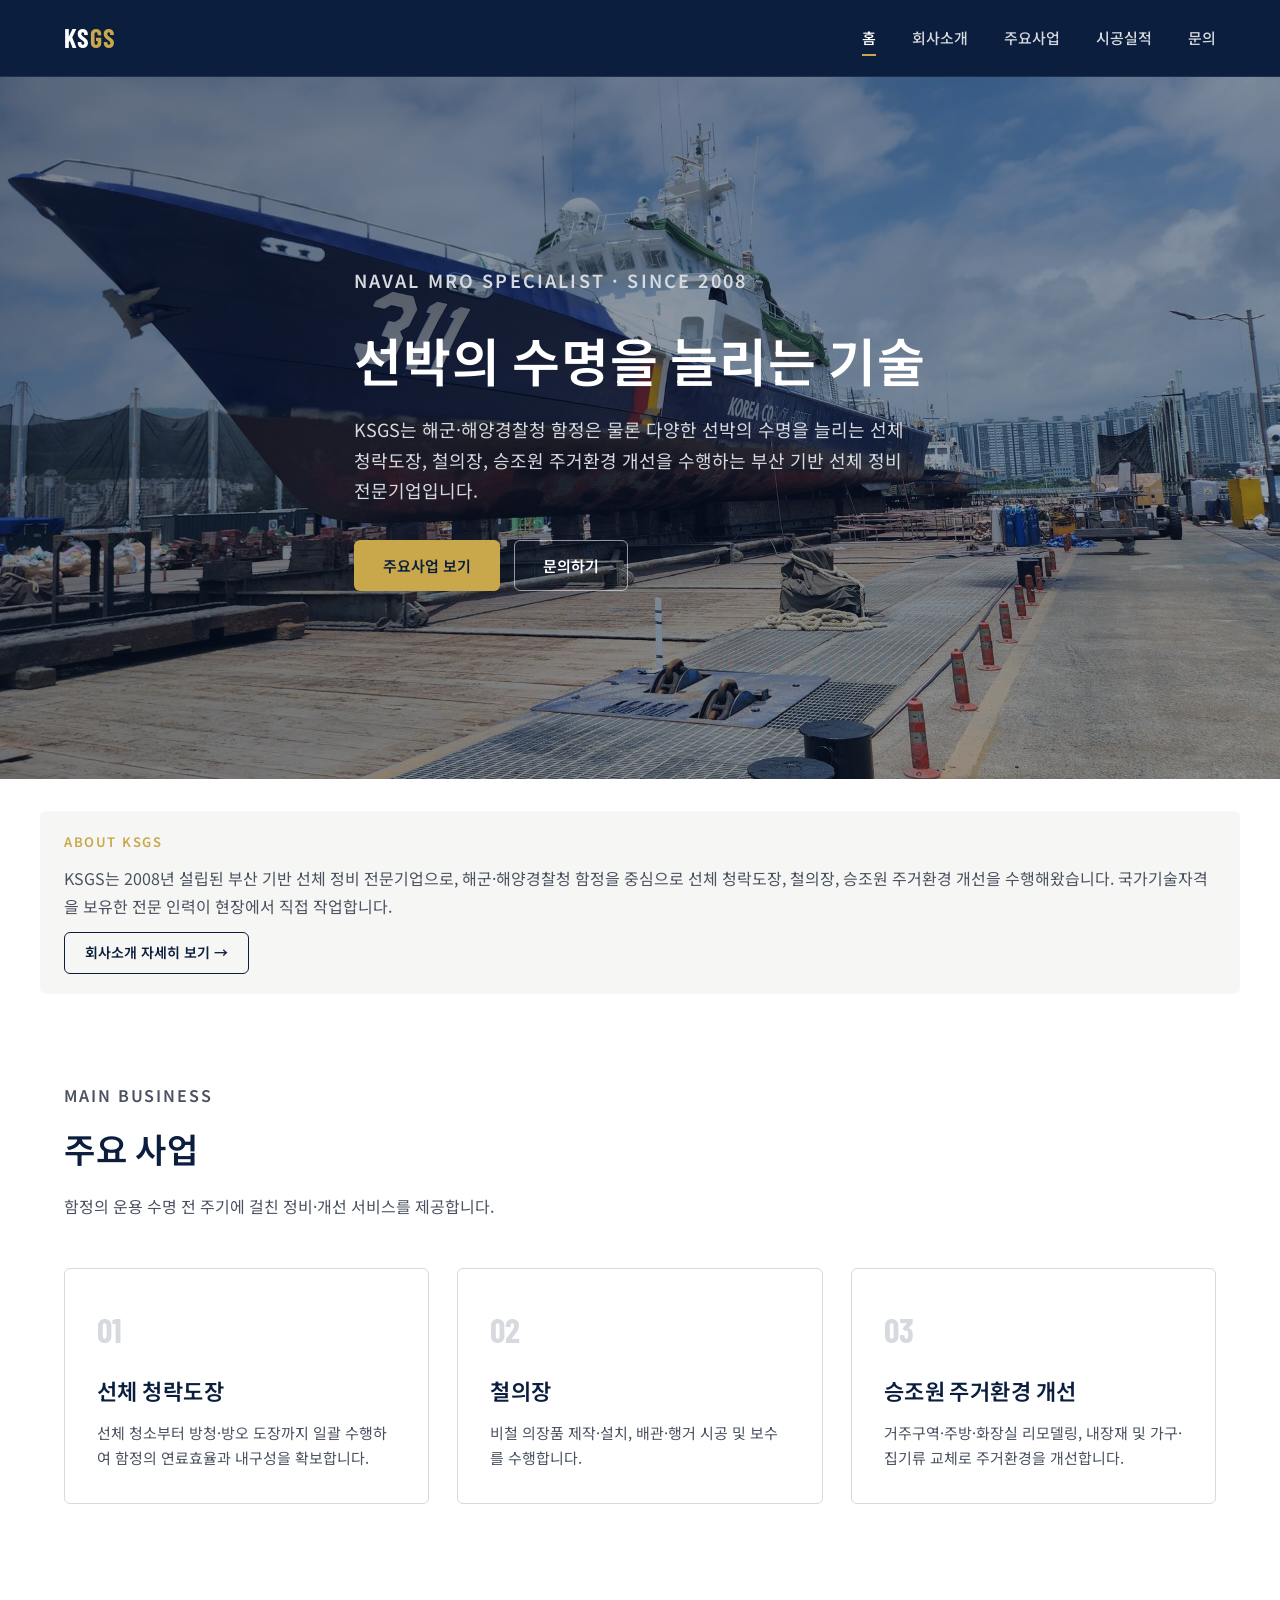
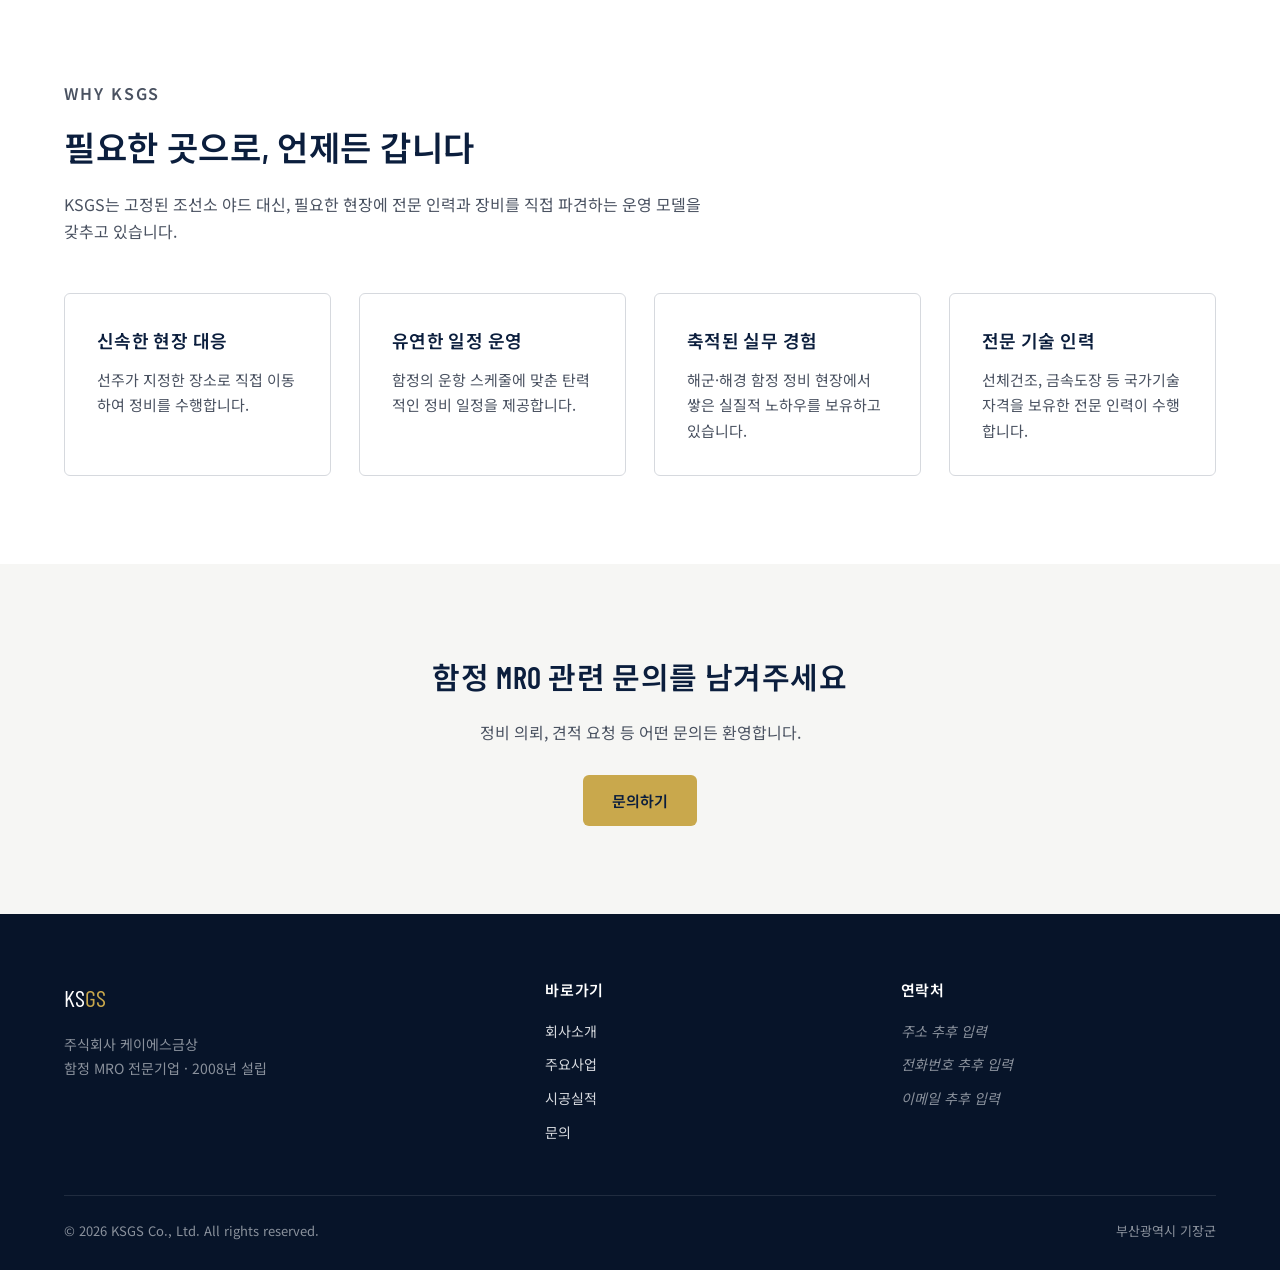
<file: index.html>
<!DOCTYPE html>
<html lang="ko">
<head>
<meta charset="UTF-8" />
<meta name="viewport" content="width=device-width, initial-scale=1.0" />
<title>KSGS | 주식회사 케이에스금상 - 선체 정비 전문기업</title>
<meta name="description" content="주식회사 케이에스금상(KSGS)은 2008년 설립된 부산 기반 선체 정비 전문기업으로 선체 청락도장, 철의장, 승조원 주거환경 개선을 수행합니다." />
<link rel="preconnect" href="https://fonts.googleapis.com">
<link href="https://fonts.googleapis.com/css2?family=Barlow+Condensed:wght@500;600;700&family=Noto+Sans+KR:wght@400;500;700&display=swap" rel="stylesheet">
<link rel="stylesheet" href="css/style.css">
</head>
<body>

<header class="site-header">
  <nav class="nav container">
    <a href="index.html" class="nav-logo">KS<span>GS</span></a>
    <ul class="nav-menu">
      <li><a href="index.html">홈</a></li>
      <li><a href="about.html">회사소개</a></li>
      <li><a href="business.html">주요사업</a></li>
      <li><a href="references.html">시공실적</a></li>
      <li><a href="contact.html">문의</a></li>
    </ul>
    <button class="nav-toggle" aria-label="메뉴 열기"><span></span><span></span><span></span></button>
  </nav>
</header>

<section class="hero">
  <div class="hero-inner">
    <p class="hero-eyebrow">NAVAL MRO SPECIALIST · SINCE 2008</p>
    <h1>선박의 수명을 늘리는 기술</h1>
    <p>KSGS는 해군·해양경찰청 함정은 물론 다양한 선박의 수명을 늘리는 선체 청락도장, 철의장, 승조원 주거환경 개선을 수행하는 부산 기반 선체 정비 전문기업입니다.</p>
    <div class="hero-actions">
      <a href="business.html" class="btn btn-primary">주요사업 보기</a>
      <a href="contact.html" class="btn btn-outline">문의하기</a>
    </div>
  </div>
</section>

<section style="padding:32px 0 0;">
  <div class="container" style="padding:20px 24px; background:var(--off-white); border-radius:var(--radius);">
    <p class="section-eyebrow">ABOUT KSGS</p>
    <p style="color:var(--gray-700); margin-bottom:12px;">KSGS는 2008년 설립된 부산 기반 선체 정비 전문기업으로, 해군·해양경찰청 함정을 중심으로 선체 청락도장, 철의장, 승조원 주거환경 개선을 수행해왔습니다. 국가기술자격을 보유한 전문 인력이 현장에서 직접 작업합니다.</p>
    <a href="about.html" class="btn btn-outline-navy" style="padding:8px 20px; font-size:14px;">회사소개 자세히 보기 →</a>
  </div>
</section>

<section>
  <div class="container">
    <div class="section-head">
      <p class="section-eyebrow">MAIN BUSINESS</p>
      <h2>주요 사업</h2>
      <p>함정의 운용 수명 전 주기에 걸친 정비·개선 서비스를 제공합니다.</p>
    </div>
    <div class="grid grid-3">
      <div class="card">
        <div class="card-num">01</div>
        <h3>선체 청락도장</h3>
        <p>선체 청소부터 방청·방오 도장까지 일괄 수행하여 함정의 연료효율과 내구성을 확보합니다.</p>
      </div>
      <div class="card">
        <div class="card-num">02</div>
        <h3>철의장</h3>
        <p>비철 의장품 제작·설치, 배관·행거 시공 및 보수를 수행합니다.</p>
      </div>
      <div class="card">
        <div class="card-num">03</div>
        <h3>승조원 주거환경 개선</h3>
        <p>거주구역·주방·화장실 리모델링, 내장재 및 가구·집기류 교체로 주거환경을 개선합니다.</p>
      </div>
    </div>
  </div>
</section>

<section>
  <div class="container">
    <div class="section-head">
      <p class="section-eyebrow">WHY KSGS</p>
      <h2>필요한 곳으로, 언제든 갑니다</h2>
      <p>KSGS는 고정된 조선소 야드 대신, 필요한 현장에 전문 인력과 장비를 직접 파견하는 운영 모델을 갖추고 있습니다.</p>
    </div>
    <div class="grid grid-4">
      <div class="card">
        <h3 style="font-size:18px;">신속한 현장 대응</h3>
        <p>선주가 지정한 장소로 직접 이동하여 정비를 수행합니다.</p>
      </div>
      <div class="card">
        <h3 style="font-size:18px;">유연한 일정 운영</h3>
        <p>함정의 운항 스케줄에 맞춘 탄력적인 정비 일정을 제공합니다.</p>
      </div>
      <div class="card">
        <h3 style="font-size:18px;">축적된 실무 경험</h3>
        <p>해군·해경 함정 정비 현장에서 쌓은 실질적 노하우를 보유하고 있습니다.</p>
      </div>
      <div class="card">
        <h3 style="font-size:18px;">전문 기술 인력</h3>
        <p>선체건조, 금속도장 등 국가기술자격을 보유한 전문 인력이 수행합니다.</p>
      </div>
    </div>
  </div>
</section>

<section class="section-alt">
  <div class="container" style="text-align:center;">
    <h2 style="font-size:30px; margin-bottom:16px;">함정 MRO 관련 문의를 남겨주세요</h2>
    <p style="color:var(--gray-700); margin-bottom:28px;">정비 의뢰, 견적 요청 등 어떤 문의든 환영합니다.</p>
    <a href="contact.html" class="btn btn-primary">문의하기</a>
  </div>
</section>

<footer class="site-footer">
  <div class="container">
    <div class="footer-grid">
      <div>
        <div class="footer-logo">KS<span>GS</span></div>
        <p style="font-size:14px; color:var(--gray-500);">주식회사 케이에스금상<br>함정 MRO 전문기업 · 2008년 설립</p>
      </div>
      <div class="footer-col">
        <h4>바로가기</h4>
        <ul>
          <li><a href="about.html">회사소개</a></li>
          <li><a href="business.html">주요사업</a></li>
          <li><a href="references.html">시공실적</a></li>
          <li><a href="contact.html">문의</a></li>
        </ul>
      </div>
      <div class="footer-col">
        <h4>연락처</h4>
        <ul>
          <li class="tbd">주소 추후 입력</li>
          <li class="tbd">전화번호 추후 입력</li>
          <li class="tbd">이메일 추후 입력</li>
        </ul>
      </div>
    </div>
    <div class="footer-bottom">
      <span>&copy; 2026 KSGS Co., Ltd. All rights reserved.</span>
      <span>부산광역시 기장군</span>
    </div>
  </div>
</footer>

<script src="js/main.js"></script>
</body>
</html>
</file>
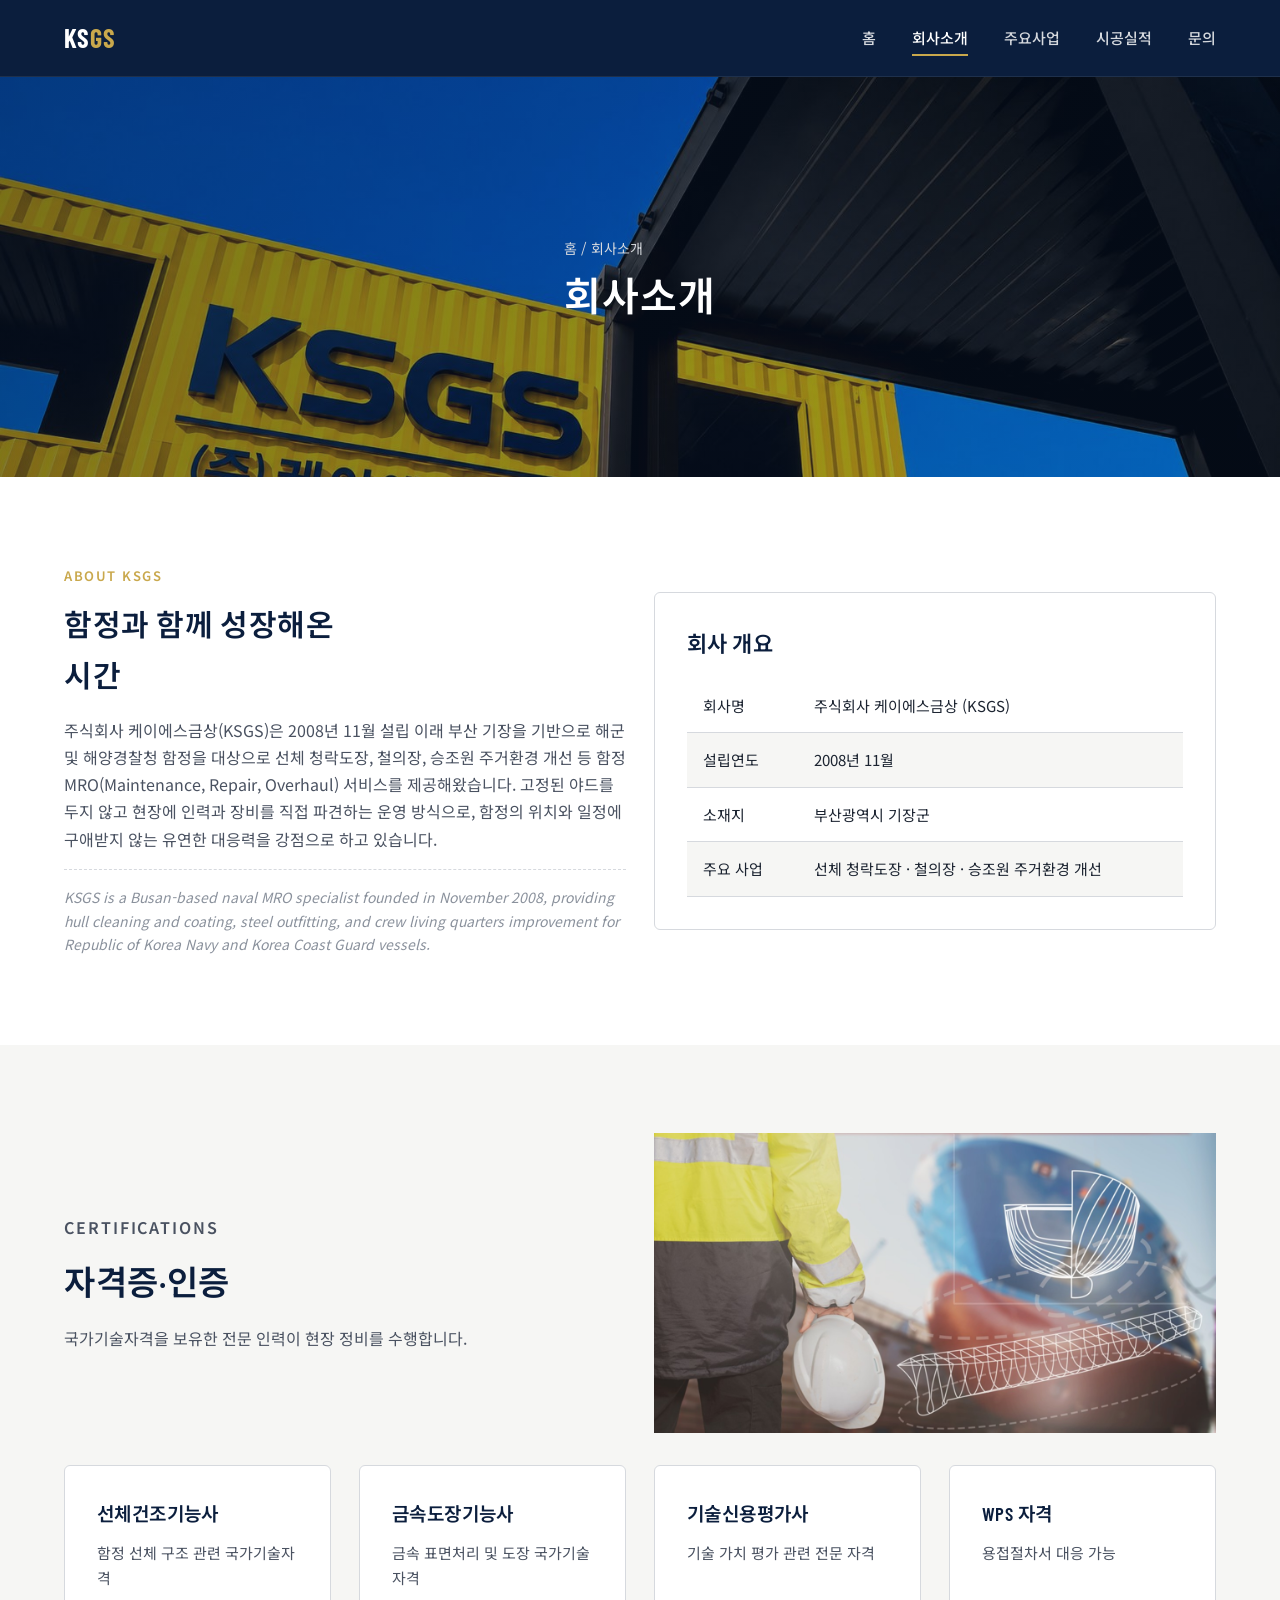
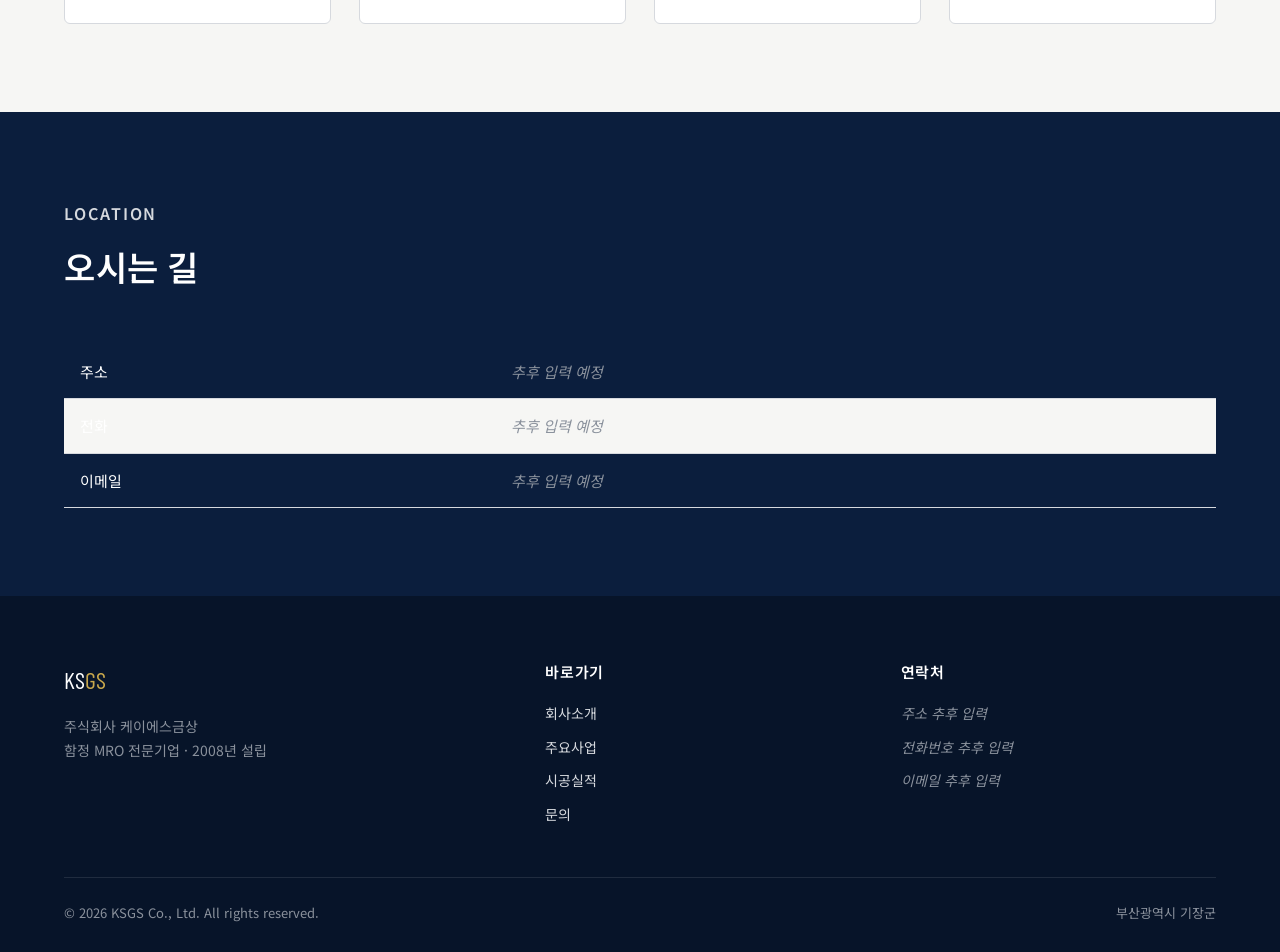
<file: about.html>
<!DOCTYPE html>
<html lang="ko">
<head>
<meta charset="UTF-8" />
<meta name="viewport" content="width=device-width, initial-scale=1.0" />
<title>회사소개 | KSGS</title>
<link rel="preconnect" href="https://fonts.googleapis.com">
<link href="https://fonts.googleapis.com/css2?family=Barlow+Condensed:wght@500;600;700&family=Noto+Sans+KR:wght@400;500;700&display=swap" rel="stylesheet">
<link rel="stylesheet" href="css/style.css">
</head>
<body>

<header class="site-header">
  <nav class="nav container">
    <a href="index.html" class="nav-logo">KS<span>GS</span></a>
    <ul class="nav-menu">
      <li><a href="index.html">홈</a></li>
      <li><a href="about.html">회사소개</a></li>
      <li><a href="business.html">주요사업</a></li>
      <li><a href="references.html">시공실적</a></li>
      <li><a href="contact.html">문의</a></li>
    </ul>
    <button class="nav-toggle" aria-label="메뉴 열기"><span></span><span></span><span></span></button>
  </nav>
</header>

<section class="page-banner banner-about">
  <div class="banner-inner">
    <p class="breadcrumb"><a href="index.html">홈</a> / 회사소개</p>
    <h1>회사소개</h1>
  </div>
</section>

<section>
  <div class="container grid grid-2" style="align-items:center;">
    <div>
      <p class="section-eyebrow">ABOUT KSGS</p>
      <h2 style="font-size:30px; margin-bottom:16px;">함정과 함께 성장해온<br>시간</h2>
      <p style="color:var(--gray-700);">
        주식회사 케이에스금상(KSGS)은 2008년 11월 설립 이래 부산 기장을 기반으로 해군 및 해양경찰청 함정을 대상으로
        선체 청락도장, 철의장, 승조원 주거환경 개선 등 함정 MRO(Maintenance, Repair, Overhaul) 서비스를 제공해왔습니다.
        고정된 야드를 두지 않고 현장에 인력과 장비를 직접 파견하는 운영 방식으로,
        함정의 위치와 일정에 구애받지 않는 유연한 대응력을 강점으로 하고 있습니다.
      </p>
      <p style="color:var(--gray-500); font-size:14px; font-style:italic; margin-top:16px; border-top:1px dashed var(--gray-300); padding-top:16px;">
        KSGS is a Busan-based naval MRO specialist founded in November 2008, providing hull cleaning and coating,
        steel outfitting, and crew living quarters improvement for Republic of Korea Navy and Korea Coast Guard vessels.
      </p>
    </div>
    <div class="card">
      <h3 style="margin-bottom:16px;">회사 개요</h3>
      <table>
        <tr><td>회사명</td><td>주식회사 케이에스금상 (KSGS)</td></tr>
        <tr><td>설립연도</td><td>2008년 11월</td></tr>
        <tr><td>소재지</td><td>부산광역시 기장군</td></tr>
        <tr><td>주요 사업</td><td>선체 청락도장 · 철의장 · 승조원 주거환경 개선</td></tr>
      </table>
    </div>
  </div>
</section>

<section class="section-alt">
  <div class="container">
    <div class="grid grid-2" style="align-items:center; margin-bottom:32px;">
      <div class="section-head" style="margin-bottom:0;">
        <p class="section-eyebrow">CERTIFICATIONS</p>
        <h2>자격증·인증</h2>
        <p>국가기술자격을 보유한 전문 인력이 현장 정비를 수행합니다.</p>
      </div>
      <img src="certifications.png" alt="자격증 및 인증" style="width:100%; height:auto;">
    </div>
    <div class="grid grid-4">
      <div class="card">
        <h3 style="font-size:19px;">선체건조기능사</h3>
        <p style="margin-top:8px;">함정 선체 구조 관련 국가기술자격</p>
      </div>
      <div class="card">
        <h3 style="font-size:19px;">금속도장기능사</h3>
        <p style="margin-top:8px;">금속 표면처리 및 도장 국가기술자격</p>
      </div>
      <div class="card">
        <h3 style="font-size:19px;">기술신용평가사</h3>
        <p style="margin-top:8px;">기술 가치 평가 관련 전문 자격</p>
      </div>
      <div class="card">
        <h3 style="font-size:19px;">WPS 자격</h3>
        <p style="margin-top:8px;">용접절차서 대응 가능</p>
      </div>
    </div>
  </div>
</section>

<section class="section-navy">
  <div class="container">
    <div class="section-head">
      <p class="section-eyebrow">LOCATION</p>
      <h2 style="color:var(--white);">오시는 길</h2>
    </div>
    <table>
      <tr><td>주소</td><td class="tbd">추후 입력 예정</td></tr>
      <tr><td>전화</td><td class="tbd">추후 입력 예정</td></tr>
      <tr><td>이메일</td><td class="tbd">추후 입력 예정</td></tr>
    </table>
  </div>
</section>

<footer class="site-footer">
  <div class="container">
    <div class="footer-grid">
      <div>
        <div class="footer-logo">KS<span>GS</span></div>
        <p style="font-size:14px; color:var(--gray-500);">주식회사 케이에스금상<br>함정 MRO 전문기업 · 2008년 설립</p>
      </div>
      <div class="footer-col">
        <h4>바로가기</h4>
        <ul>
          <li><a href="about.html">회사소개</a></li>
          <li><a href="business.html">주요사업</a></li>
          <li><a href="references.html">시공실적</a></li>
          <li><a href="contact.html">문의</a></li>
        </ul>
      </div>
      <div class="footer-col">
        <h4>연락처</h4>
        <ul>
          <li class="tbd">주소 추후 입력</li>
          <li class="tbd">전화번호 추후 입력</li>
          <li class="tbd">이메일 추후 입력</li>
        </ul>
      </div>
    </div>
    <div class="footer-bottom">
      <span>&copy; 2026 KSGS Co., Ltd. All rights reserved.</span>
      <span>부산광역시 기장군</span>
    </div>
  </div>
</footer>

<script src="js/main.js"></script>
</body>
</html>
</file>
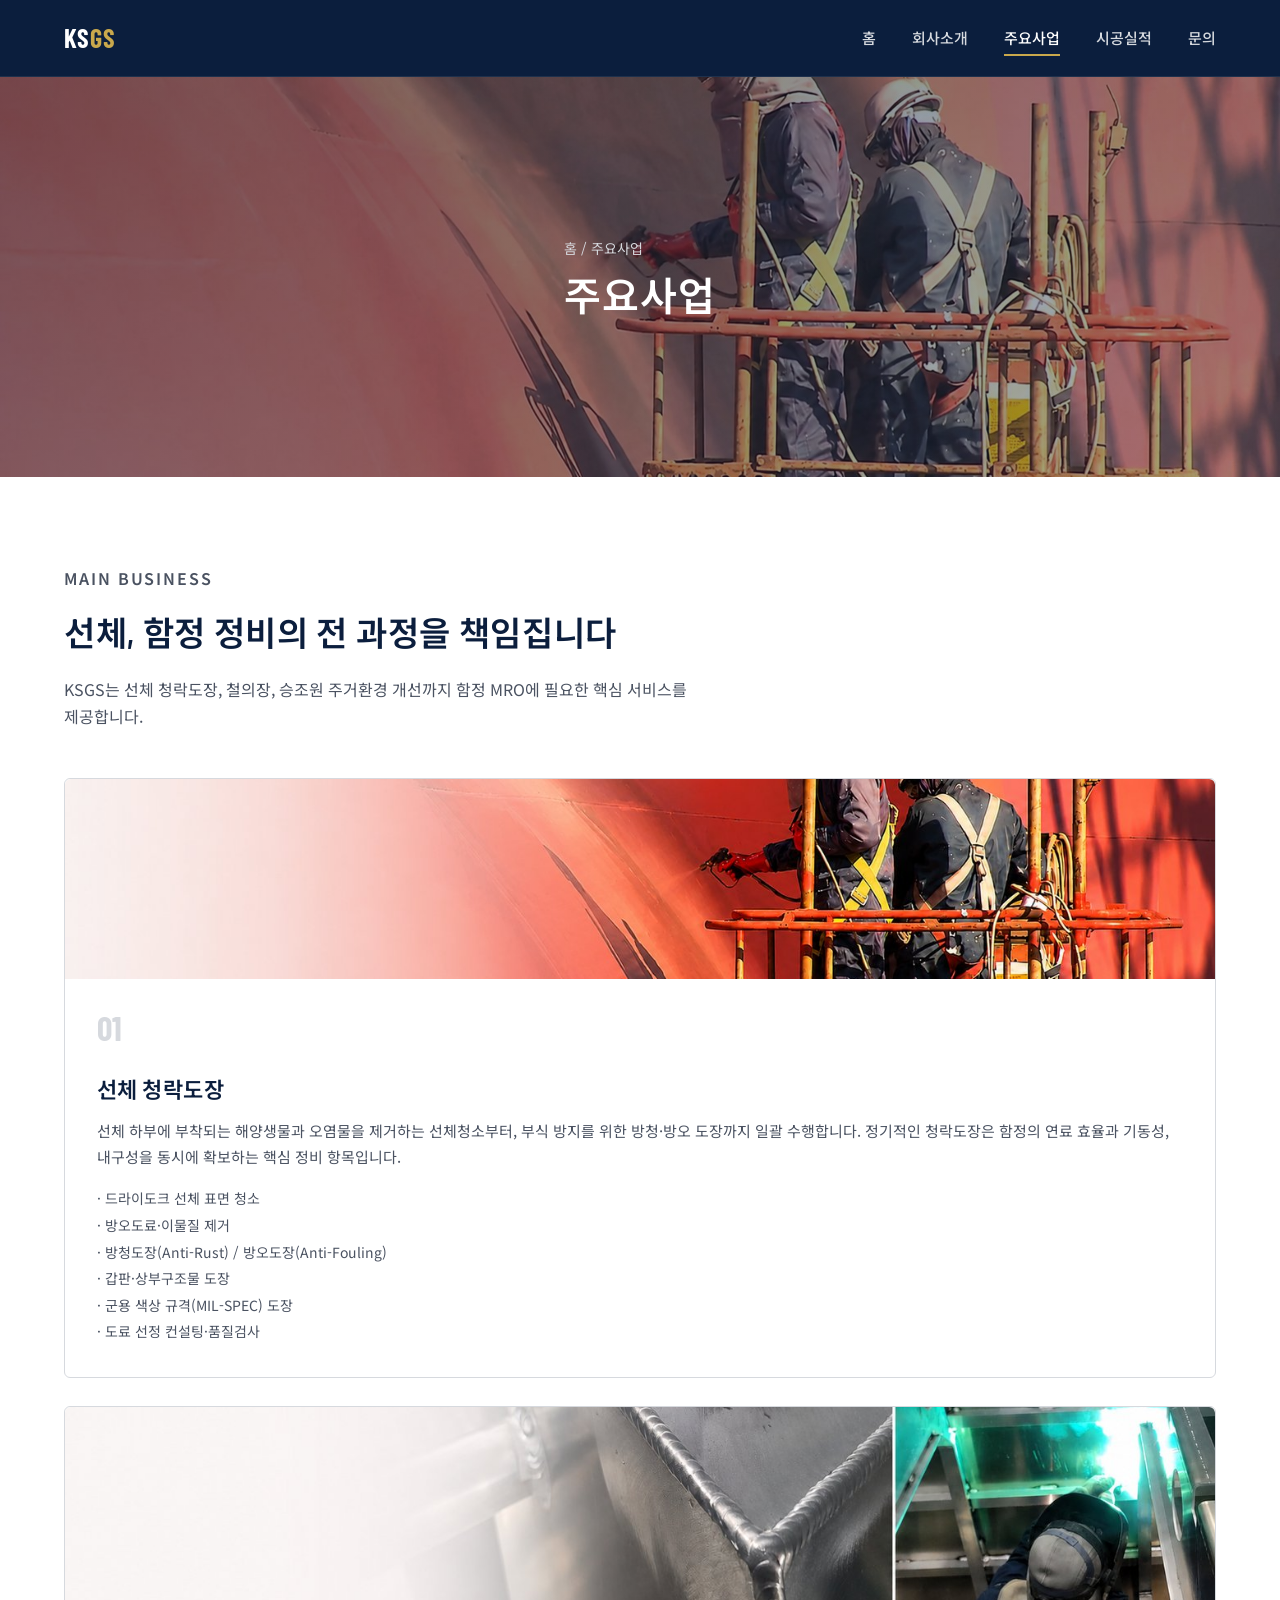
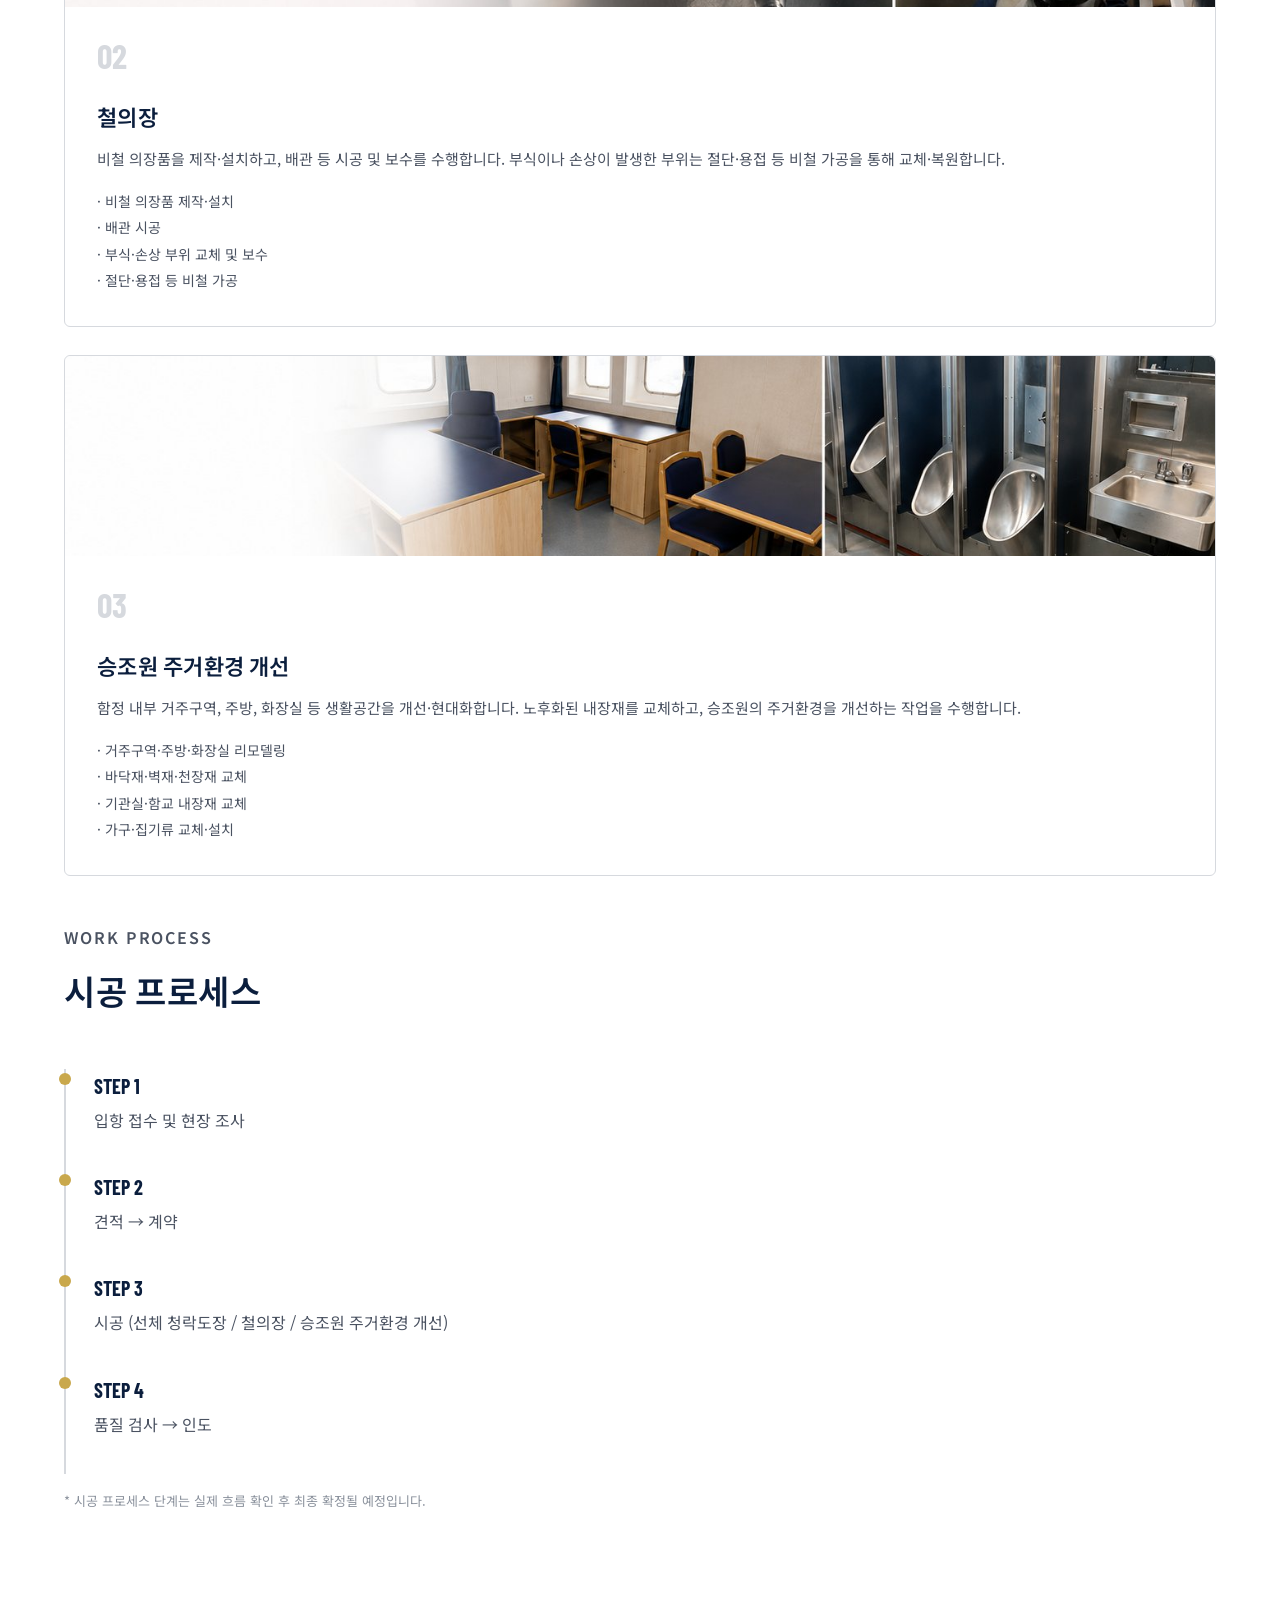
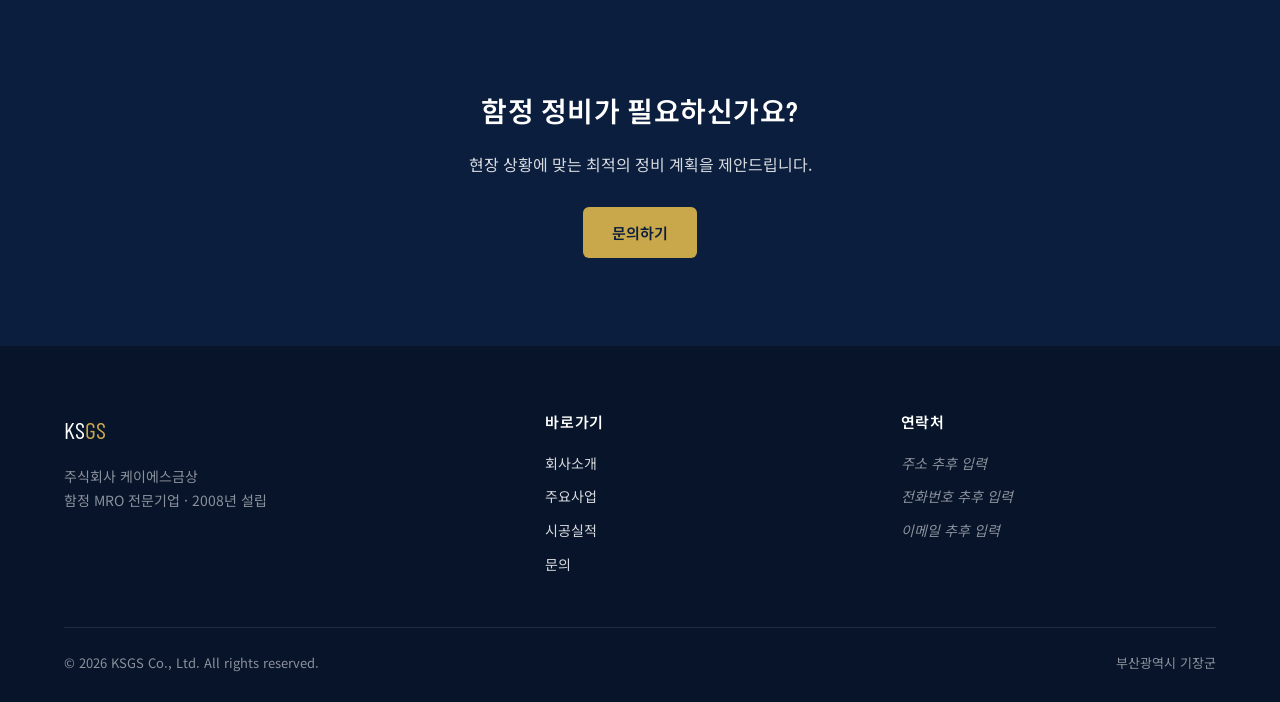
<file: business.html>
<!DOCTYPE html>
<html lang="ko">
<head>
<meta charset="UTF-8" />
<meta name="viewport" content="width=device-width, initial-scale=1.0" />
<title>주요사업 | KSGS</title>
<link rel="preconnect" href="https://fonts.googleapis.com">
<link href="https://fonts.googleapis.com/css2?family=Barlow+Condensed:wght@500;600;700&family=Noto+Sans+KR:wght@400;500;700&display=swap" rel="stylesheet">
<link rel="stylesheet" href="css/style.css">
</head>
<body>

<header class="site-header">
  <nav class="nav container">
    <a href="index.html" class="nav-logo">KS<span>GS</span></a>
    <ul class="nav-menu">
      <li><a href="index.html">홈</a></li>
      <li><a href="about.html">회사소개</a></li>
      <li><a href="business.html">주요사업</a></li>
      <li><a href="references.html">시공실적</a></li>
      <li><a href="contact.html">문의</a></li>
    </ul>
    <button class="nav-toggle" aria-label="메뉴 열기"><span></span><span></span><span></span></button>
  </nav>
</header>

<section class="page-banner banner-business">
  <div class="banner-inner">
    <p class="breadcrumb"><a href="index.html">홈</a> / 주요사업</p>
    <h1>주요사업</h1>
  </div>
</section>

<section>
  <div class="container">
    <div class="section-head">
      <p class="section-eyebrow">MAIN BUSINESS</p>
      <h2>선체, 함정 정비의 전 과정을 책임집니다</h2>
      <p>KSGS는 선체 청락도장, 철의장, 승조원 주거환경 개선까지 함정 MRO에 필요한 핵심 서비스를 제공합니다.</p>
    </div>

    <div class="card" style="margin-bottom:28px;">
      <div class="card-img card-img-hull"></div>
      <div class="card-num">01</div>
      <h3>선체 청락도장</h3>
      <p style="margin-top:10px; margin-bottom:16px;">
        선체 하부에 부착되는 해양생물과 오염물을 제거하는 선체청소부터,
        부식 방지를 위한 방청·방오 도장까지 일괄 수행합니다. 정기적인 청락도장은
        함정의 연료 효율과 기동성, 내구성을 동시에 확보하는 핵심 정비 항목입니다.
      </p>
      <ul class="slide-items" style="list-style:none; padding:0; color:var(--gray-700); font-size:14px; line-height:1.9;">
        <li>· 드라이도크 선체 표면 청소</li>
        <li>· 방오도료·이물질 제거</li>
        <li>· 방청도장(Anti-Rust) / 방오도장(Anti-Fouling)</li>
        <li>· 갑판·상부구조물 도장</li>
        <li>· 군용 색상 규격(MIL-SPEC) 도장</li>
        <li>· 도료 선정 컨설팅·품질검사</li>
      </ul>
    </div>

    <div class="card" style="margin-bottom:28px;">
      <div class="card-img card-img-outfit"></div>
      <div class="card-num">02</div>
      <h3>철의장</h3>
      <p style="margin-top:10px; margin-bottom:16px;">
        비철 의장품을 제작·설치하고, 배관 등 시공 및 보수를 수행합니다.
        부식이나 손상이 발생한 부위는 절단·용접 등 비철 가공을 통해 교체·복원합니다.
      </p>
      <ul style="list-style:none; padding:0; color:var(--gray-700); font-size:14px; line-height:1.9;">
        <li>· 비철 의장품 제작·설치</li>
        <li>· 배관 시공</li>
        <li>· 부식·손상 부위 교체 및 보수</li>
        <li>· 절단·용접 등 비철 가공</li>
      </ul>
    </div>

    <div class="card" style="margin-bottom:48px;">
      <div class="card-img card-img-interior"></div>
      <div class="card-num">03</div>
      <h3>승조원 주거환경 개선</h3>
      <p style="margin-top:10px; margin-bottom:16px;">
        함정 내부 거주구역, 주방, 화장실 등 생활공간을 개선·현대화합니다. 노후화된 내장재를 교체하고,
        승조원의 주거환경을 개선하는 작업을 수행합니다.
      </p>
      <ul style="list-style:none; padding:0; color:var(--gray-700); font-size:14px; line-height:1.9;">
        <li>· 거주구역·주방·화장실 리모델링</li>
        <li>· 바닥재·벽재·천장재 교체</li>
        <li>· 기관실·함교 내장재 교체</li>
        <li>· 가구·집기류 교체·설치</li>
      </ul>
    </div>

    <div class="section-head">
      <p class="section-eyebrow">WORK PROCESS</p>
      <h2>시공 프로세스</h2>
    </div>
    <div class="timeline">
      <div class="timeline-item"><div class="year">STEP 1</div><p>입항 접수 및 현장 조사</p></div>
      <div class="timeline-item"><div class="year">STEP 2</div><p>견적 → 계약</p></div>
      <div class="timeline-item"><div class="year">STEP 3</div><p>시공 (선체 청락도장 / 철의장 / 승조원 주거환경 개선)</p></div>
      <div class="timeline-item"><div class="year">STEP 4</div><p>품질 검사 → 인도</p></div>
    </div>
    <p class="form-note" style="margin-top:16px;">* 시공 프로세스 단계는 실제 흐름 확인 후 최종 확정될 예정입니다.</p>
  </div>
</section>

<section class="section-navy">
  <div class="container" style="text-align:center;">
    <h2 style="font-size:28px; margin-bottom:16px;">함정 정비가 필요하신가요?</h2>
    <p style="color:var(--gray-300); margin-bottom:28px;">현장 상황에 맞는 최적의 정비 계획을 제안드립니다.</p>
    <a href="contact.html" class="btn btn-primary">문의하기</a>
  </div>
</section>

<footer class="site-footer">
  <div class="container">
    <div class="footer-grid">
      <div>
        <div class="footer-logo">KS<span>GS</span></div>
        <p style="font-size:14px; color:var(--gray-500);">주식회사 케이에스금상<br>함정 MRO 전문기업 · 2008년 설립</p>
      </div>
      <div class="footer-col">
        <h4>바로가기</h4>
        <ul>
          <li><a href="about.html">회사소개</a></li>
          <li><a href="business.html">주요사업</a></li>
          <li><a href="references.html">시공실적</a></li>
          <li><a href="contact.html">문의</a></li>
        </ul>
      </div>
      <div class="footer-col">
        <h4>연락처</h4>
        <ul>
          <li class="tbd">주소 추후 입력</li>
          <li class="tbd">전화번호 추후 입력</li>
          <li class="tbd">이메일 추후 입력</li>
        </ul>
      </div>
    </div>
    <div class="footer-bottom">
      <span>&copy; 2026 KSGS Co., Ltd. All rights reserved.</span>
      <span>부산광역시 기장군</span>
    </div>
  </div>
</footer>

<script src="js/main.js"></script>
</body>
</html>
</file>
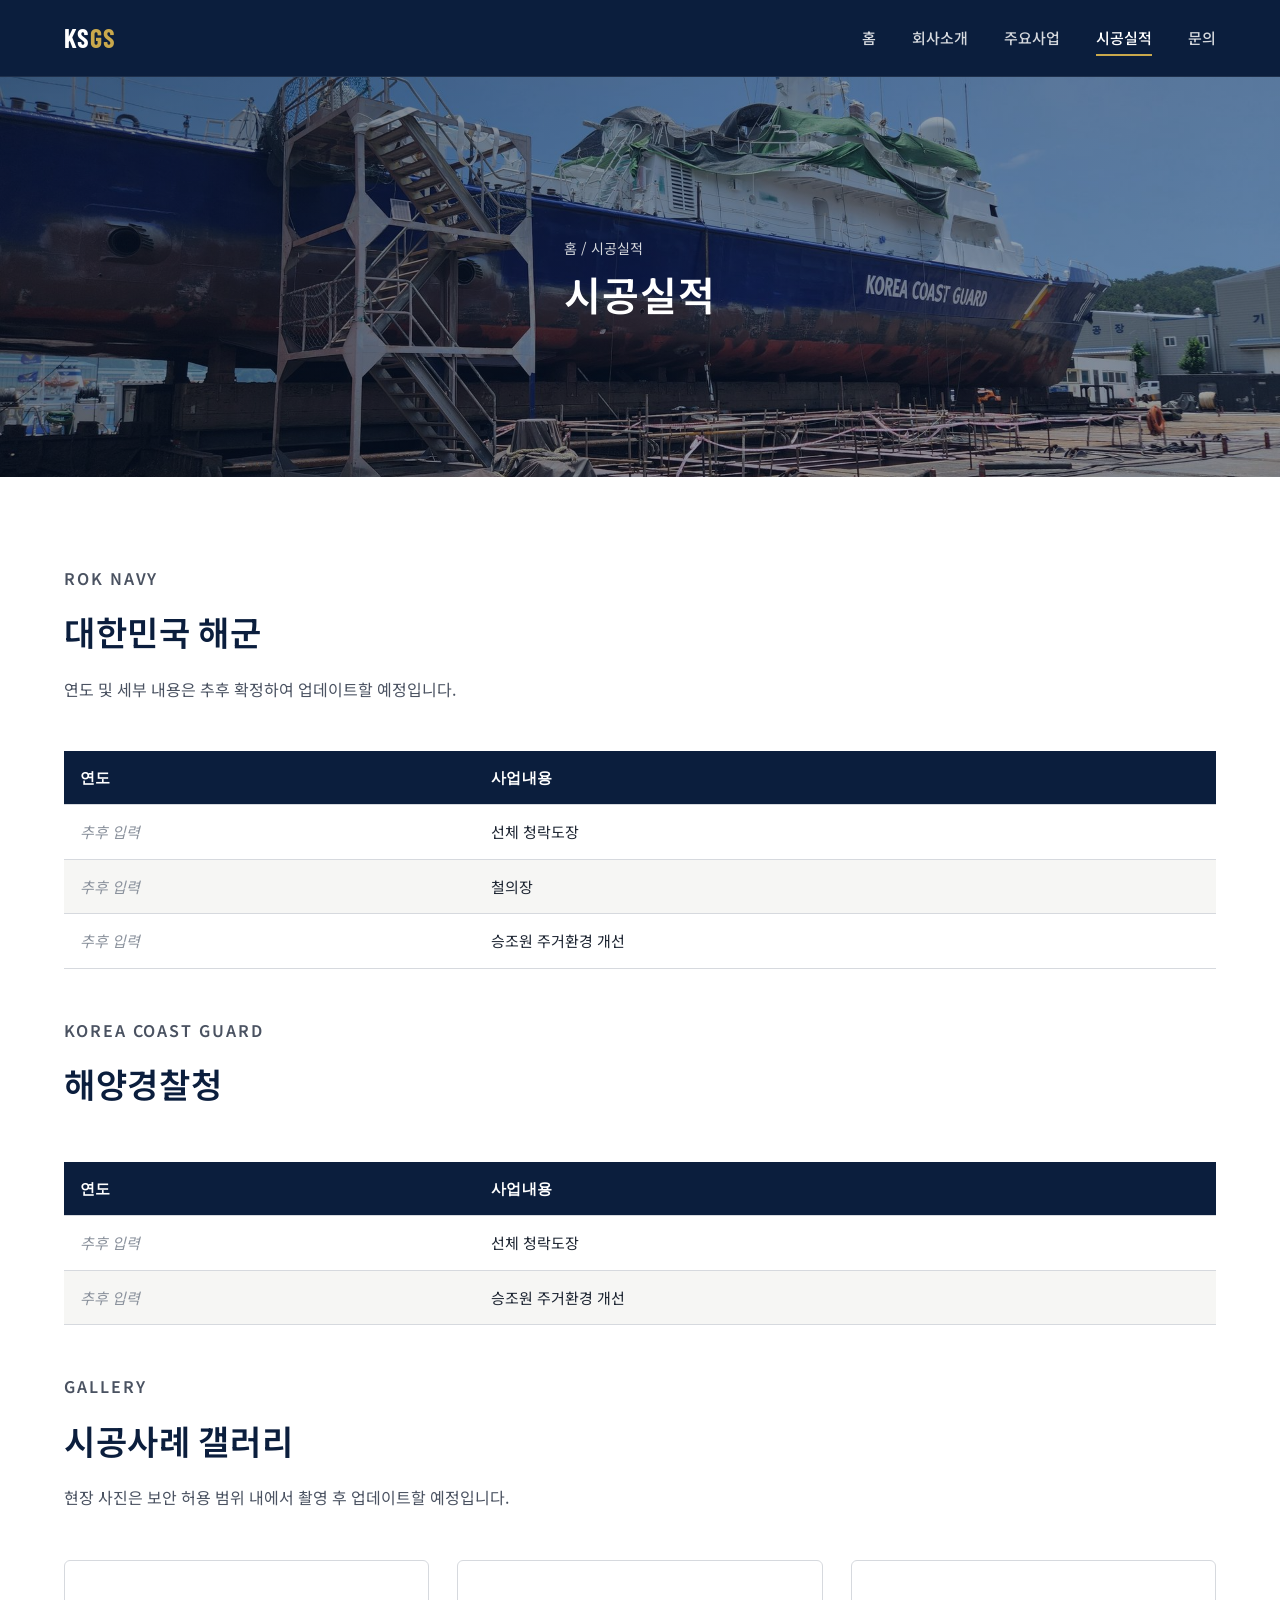
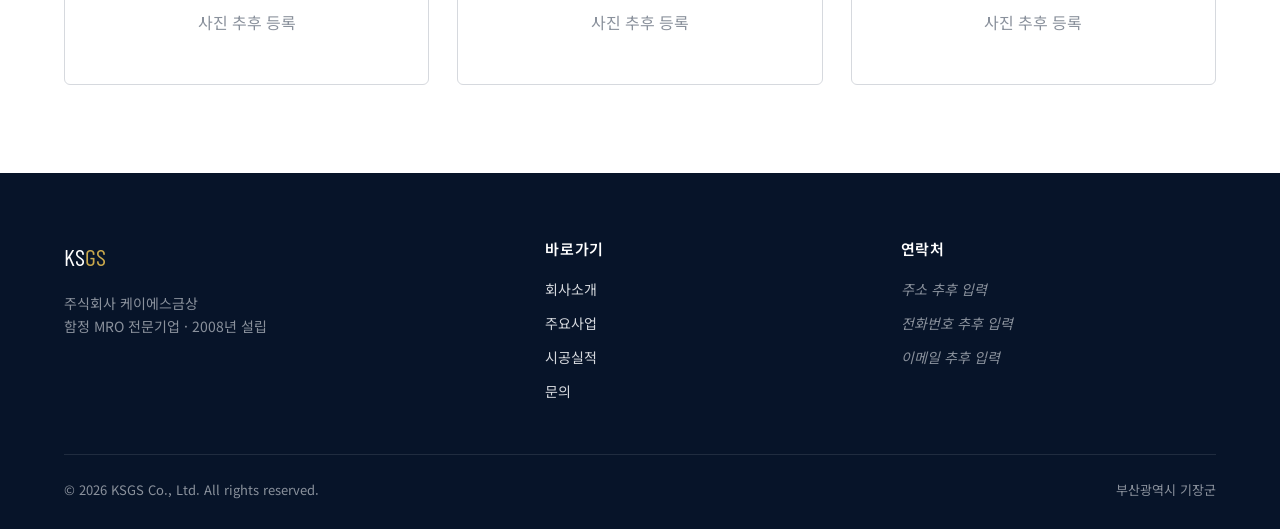
<file: references.html>
<!DOCTYPE html>
<html lang="ko">
<head>
<meta charset="UTF-8" />
<meta name="viewport" content="width=device-width, initial-scale=1.0" />
<title>시공실적 | KSGS</title>
<link rel="preconnect" href="https://fonts.googleapis.com">
<link href="https://fonts.googleapis.com/css2?family=Barlow+Condensed:wght@500;600;700&family=Noto+Sans+KR:wght@400;500;700&display=swap" rel="stylesheet">
<link rel="stylesheet" href="css/style.css">
</head>
<body>

<header class="site-header">
  <nav class="nav container">
    <a href="index.html" class="nav-logo">KS<span>GS</span></a>
    <ul class="nav-menu">
      <li><a href="index.html">홈</a></li>
      <li><a href="about.html">회사소개</a></li>
      <li><a href="business.html">주요사업</a></li>
      <li><a href="references.html">시공실적</a></li>
      <li><a href="contact.html">문의</a></li>
    </ul>
    <button class="nav-toggle" aria-label="메뉴 열기"><span></span><span></span><span></span></button>
  </nav>
</header>

<section class="page-banner banner-references">
  <div class="banner-inner">
    <p class="breadcrumb"><a href="index.html">홈</a> / 시공실적</p>
    <h1>시공실적</h1>
  </div>
</section>

<section>
  <div class="container">
    <div class="section-head">
      <p class="section-eyebrow">ROK NAVY</p>
      <h2>대한민국 해군</h2>
      <p>연도 및 세부 내용은 추후 확정하여 업데이트할 예정입니다.</p>
    </div>
    <table style="margin-bottom:48px;">
      <thead><tr><th>연도</th><th>사업내용</th></tr></thead>
      <tbody>
        <tr><td class="tbd">추후 입력</td><td>선체 청락도장</td></tr>
        <tr><td class="tbd">추후 입력</td><td>철의장</td></tr>
        <tr><td class="tbd">추후 입력</td><td>승조원 주거환경 개선</td></tr>
      </tbody>
    </table>

    <div class="section-head">
      <p class="section-eyebrow">KOREA COAST GUARD</p>
      <h2>해양경찰청</h2>
    </div>
    <table style="margin-bottom:48px;">
      <thead><tr><th>연도</th><th>사업내용</th></tr></thead>
      <tbody>
        <tr><td class="tbd">추후 입력</td><td>선체 청락도장</td></tr>
        <tr><td class="tbd">추후 입력</td><td>승조원 주거환경 개선</td></tr>
      </tbody>
    </table>

    <div class="section-head">
      <p class="section-eyebrow">GALLERY</p>
      <h2>시공사례 갤러리</h2>
      <p>현장 사진은 보안 허용 범위 내에서 촬영 후 업데이트할 예정입니다.</p>
    </div>
    <div class="grid grid-3">
      <div class="card" style="text-align:center; color:var(--gray-500); padding:48px 20px;">사진 추후 등록</div>
      <div class="card" style="text-align:center; color:var(--gray-500); padding:48px 20px;">사진 추후 등록</div>
      <div class="card" style="text-align:center; color:var(--gray-500); padding:48px 20px;">사진 추후 등록</div>
    </div>
  </div>
</section>

<footer class="site-footer">
  <div class="container">
    <div class="footer-grid">
      <div>
        <div class="footer-logo">KS<span>GS</span></div>
        <p style="font-size:14px; color:var(--gray-500);">주식회사 케이에스금상<br>함정 MRO 전문기업 · 2008년 설립</p>
      </div>
      <div class="footer-col">
        <h4>바로가기</h4>
        <ul>
          <li><a href="about.html">회사소개</a></li>
          <li><a href="business.html">주요사업</a></li>
          <li><a href="references.html">시공실적</a></li>
          <li><a href="contact.html">문의</a></li>
        </ul>
      </div>
      <div class="footer-col">
        <h4>연락처</h4>
        <ul>
          <li class="tbd">주소 추후 입력</li>
          <li class="tbd">전화번호 추후 입력</li>
          <li class="tbd">이메일 추후 입력</li>
        </ul>
      </div>
    </div>
    <div class="footer-bottom">
      <span>&copy; 2026 KSGS Co., Ltd. All rights reserved.</span>
      <span>부산광역시 기장군</span>
    </div>
  </div>
</footer>

<script src="js/main.js"></script>
</body>
</html>
</file>
<file: css/style.css>
/* ==========================================================================
   KSGS (주식회사 케이에스금상) 웹사이트 공통 스타일
   Primary: Navy #0B1E3D / Accent: Gold #C9A84C
   Fonts: Barlow Condensed(제목), Noto Sans KR(본문)
   ========================================================================== */

:root {
  --navy: #0B1E3D;
  --navy-light: #16305c;
  --navy-dark: #071429;
  --gold: #C9A84C;
  --gold-light: #dcc07a;
  --white: #ffffff;
  --off-white: #f6f6f4;
  --gray-100: #f0f1f3;
  --gray-300: #d6d9de;
  --gray-500: #8a919c;
  --gray-700: #4a5261;
  --text-main: #1c2431;
  --max-width: 1200px;
  --radius: 6px;
  --transition: 0.25s ease;
}

* { box-sizing: border-box; margin: 0; padding: 0; }

html { scroll-behavior: smooth; }

body {
  font-family: "Noto Sans KR", sans-serif;
  color: var(--text-main);
  background: var(--white);
  line-height: 1.7;
  font-size: 16px;
}

h1, h2, h3, h4, .headline {
  font-family: "Barlow Condensed", "Noto Sans KR", sans-serif;
  font-weight: 600;
  letter-spacing: 0.02em;
  color: var(--navy);
}

a { color: inherit; text-decoration: none; }
img { max-width: 100%; display: block; }
ul { list-style: none; }

.container {
  width: 100%;
  max-width: var(--max-width);
  margin: 0 auto;
  padding: 0 24px;
}

/* ---------- 버튼 ---------- */
.btn {
  display: inline-block;
  padding: 12px 28px;
  border-radius: var(--radius);
  font-weight: 600;
  font-size: 15px;
  transition: background var(--transition), color var(--transition), border-color var(--transition);
  border: 1px solid transparent;
  cursor: pointer;
}
.btn-primary {
  background: var(--gold);
  color: var(--navy);
}
.btn-primary:hover { background: var(--gold-light); }
.btn-outline {
  background: transparent;
  color: var(--white);
  border-color: rgba(255,255,255,0.55);
}
.btn-outline:hover { border-color: var(--gold); color: var(--gold); }
.btn-outline-navy {
  background: transparent;
  color: var(--navy);
  border-color: var(--navy);
}
.btn-outline-navy:hover { background: var(--navy); color: var(--white); }

/* ---------- 헤더 / 네비게이션 ---------- */
.site-header {
  position: sticky;
  top: 0;
  z-index: 100;
  background: var(--navy);
  border-bottom: 1px solid rgba(255,255,255,0.08);
}
.nav {
  display: flex;
  align-items: center;
  justify-content: space-between;
  height: 76px;
}
.nav-logo {
  font-family: "Barlow Condensed", sans-serif;
  font-size: 26px;
  font-weight: 700;
  color: var(--white);
  letter-spacing: 0.04em;
}
.nav-logo span { color: var(--gold); }
.nav-menu {
  display: flex;
  gap: 36px;
}
.nav-menu a {
  color: var(--gray-300);
  font-size: 15px;
  font-weight: 500;
  padding: 6px 0;
  border-bottom: 2px solid transparent;
  transition: color var(--transition), border-color var(--transition);
}
.nav-menu a:hover,
.nav-menu a.active {
  color: var(--white);
  border-bottom-color: var(--gold);
}
.nav-toggle {
  display: none;
  flex-direction: column;
  gap: 5px;
  background: none;
  border: none;
  cursor: pointer;
  padding: 6px;
}
.nav-toggle span {
  width: 26px;
  height: 2px;
  background: var(--white);
}

@media (max-width: 860px) {
  .nav-menu {
    position: absolute;
    top: 76px;
    left: 0;
    right: 0;
    background: var(--navy);
    flex-direction: column;
    gap: 0;
    max-height: 0;
    overflow: hidden;
    transition: max-height var(--transition);
  }
  .nav-menu.open { max-height: 480px; }
  .nav-menu a {
    padding: 16px 24px;
    border-bottom: 1px solid rgba(255,255,255,0.08);
    width: 100%;
  }
  .nav-toggle { display: flex; }
}

/* ---------- 히어로 / 서브 페이지 상단 배너 ----------
   배경 이미지는 /assets/images/ 폴더에 아래 파일명으로 넣으면 자동 적용됩니다.
   ------------------------------------------------------------------- */
.hero,
.page-banner {
  position: relative;
  color: var(--white);
  background-color: var(--navy);
  background-size: cover;
  background-position: center;
}
.hero::before,
.page-banner::before {
  content: "";
  position: absolute;
  inset: 0;
  background: linear-gradient(135deg, rgba(7,20,41,0.55) 0%, rgba(11,30,61,0.35) 100%);
}
.hero-inner,
.banner-inner {
  position: relative;
  z-index: 1;
}

.hero {
  min-height: 560px;
  display: flex;
  align-items: center;
  background-image: url("../hero-bg.jpg");
}
.hero-inner {
  max-width: var(--max-width);
  margin: 0 auto;
  padding: 100px 24px;
}
.hero-eyebrow {
  color: var(--gold);
  font-weight: 600;
  letter-spacing: 0.12em;
  font-size: 14px;
  margin-bottom: 18px;
}
.hero h1 {
  color: var(--white);
  font-size: 52px;
  line-height: 1.2;
  max-width: 720px;
  margin-bottom: 22px;
}
.hero p {
  color: var(--gray-300);
  font-size: 18px;
  max-width: 560px;
  margin-bottom: 34px;
}
.hero-actions { display: flex; gap: 14px; flex-wrap: wrap; }

.page-banner {
  min-height: 260px;
  display: flex;
  align-items: center;
}
.banner-inner { max-width: var(--max-width); margin: 0 auto; padding: 60px 24px; }
.page-banner h1 { color: var(--white); font-size: 40px; }
.page-banner .breadcrumb {
  color: var(--gray-300);
  font-size: 14px;
  margin-top: 12px;
}
.page-banner .breadcrumb a:hover { color: var(--gold); }

/* 페이지별 배경 이미지 지정 (파일을 assets/images 에 넣으면 자동 반영) */
.banner-about      { background-image: url("../about-bg.jpg"); }
.banner-business    { background-image: url("../business-bg.jpg"); }
.banner-products    { background-image: url("../products-bg.jpg"); }
.banner-references  { background-image: url("../references-bg.jpg"); }
.banner-certifications { background-image: url("../certifications-bg.jpg"); }
.banner-partners    { background-image: url("../partners-bg.jpg"); }
.banner-contact     { background-image: url("../contact-bg.jpg"); }

/* ---------- 섹션 공통 ---------- */
section { padding: 88px 0; }
.section-alt { background: var(--off-white); }
.section-navy { background: var(--navy); color: var(--white); }
.section-navy h2, .section-navy h3 { color: var(--white); }

.section-head { margin-bottom: 48px; max-width: 640px; }
.section-eyebrow {
  color: var(--gold);
  font-weight: 600;
  font-size: 13px;
  letter-spacing: 0.12em;
  margin-bottom: 12px;
}
.section-head h2 { font-size: 34px; margin-bottom: 14px; }
.section-head p { color: var(--gray-700); font-size: 16px; }
.section-navy .section-head p { color: var(--gray-300); }

/* ---------- 카드 내 상단 이미지 ----------
   가로가 긴 사진(4:3 또는 16:9), 가로 800px 이상 권장.
   박스 크기에 맞게 자동으로 채워서 잘라줍니다. 파일이 없으면 옅은 회색으로 표시됩니다.
   ------------------------------------------------------------------- */
.card-img {
  height: 200px;
  background-size: cover;
  background-position: center;
  background-color: var(--gray-100);
  margin: -32px -32px 20px -32px;
  border-radius: var(--radius) var(--radius) 0 0;
}
.card-img-hull      { background-image: url("../hull-bg.jpg"); }
.card-img-outfit    { background-image: url("../outfit-bg.jpg"); }
.card-img-interior  { background-image: url("../interior-bg.jpg"); }

/* ---------- 그리드 / 카드 ---------- */
.grid { display: grid; gap: 28px; }
.grid-2 { grid-template-columns: repeat(2, 1fr); }
.grid-3 { grid-template-columns: repeat(3, 1fr); }
.grid-4 { grid-template-columns: repeat(4, 1fr); }

.card {
  background: var(--white);
  border: 1px solid var(--gray-300);
  border-radius: var(--radius);
  padding: 32px;
  overflow: hidden;
  transition: border-color var(--transition), transform var(--transition);
}
.card:hover { border-color: var(--gold); transform: translateY(-2px); }
.card h3 { font-size: 22px; margin-bottom: 10px; }
.card p { color: var(--gray-700); font-size: 15px; }
.card .card-num {
  font-family: "Barlow Condensed", sans-serif;
  color: var(--gray-300);
  font-size: 34px;
  font-weight: 700;
  margin-bottom: 14px;
}

/* ---------- 통계 ---------- */
.stats { display: flex; flex-wrap: wrap; gap: 40px; }
.stat { flex: 1; min-width: 160px; }
.stat .num {
  font-family: "Barlow Condensed", sans-serif;
  font-size: 44px;
  font-weight: 700;
  color: var(--gold);
}
.stat .label { color: var(--gray-300); font-size: 14px; margin-top: 6px; }

/* ---------- 테이블 ---------- */
table { width: 100%; border-collapse: collapse; }
th, td {
  text-align: left;
  padding: 14px 16px;
  border-bottom: 1px solid var(--gray-300);
  font-size: 15px;
}
th {
  background: var(--navy);
  color: var(--white);
  font-weight: 600;
  font-family: "Barlow Condensed", sans-serif;
  letter-spacing: 0.03em;
}
tr:nth-child(even) td { background: var(--off-white); }

/* ---------- 타임라인 ---------- */
.timeline { position: relative; padding-left: 28px; border-left: 2px solid var(--gray-300); }
.timeline-item { position: relative; padding-bottom: 36px; }
.timeline-item::before {
  content: "";
  position: absolute;
  left: -35px;
  top: 4px;
  width: 12px;
  height: 12px;
  border-radius: 50%;
  background: var(--gold);
}
.timeline-item .year {
  font-family: "Barlow Condensed", sans-serif;
  color: var(--navy);
  font-size: 20px;
  font-weight: 700;
}
.timeline-item p { color: var(--gray-700); margin-top: 4px; }

/* ---------- 폼 ---------- */
.form-group { margin-bottom: 20px; }
.form-group label {
  display: block;
  font-size: 14px;
  font-weight: 600;
  margin-bottom: 8px;
  color: var(--navy);
}
.form-group input,
.form-group select,
.form-group textarea {
  width: 100%;
  padding: 12px 14px;
  border: 1px solid var(--gray-300);
  border-radius: var(--radius);
  font-family: inherit;
  font-size: 15px;
  background: var(--white);
}
.form-group input:focus,
.form-group select:focus,
.form-group textarea:focus {
  outline: none;
  border-color: var(--gold);
}
.form-note { font-size: 13px; color: var(--gray-500); margin-top: 6px; }
.form-status { margin-top: 16px; font-size: 14px; display: none; }
.form-status.success { color: #1c7c3f; display: block; }
.form-status.error { color: #b3261e; display: block; }

/* ---------- 정보 미기재 안내 (연락처 플레이스홀더) ---------- */
.tbd {
  color: var(--gray-500);
  font-style: italic;
}

/* ---------- 푸터 ---------- */
.site-footer {
  background: var(--navy-dark);
  color: var(--gray-300);
  padding: 64px 0 28px;
}
.footer-grid {
  display: grid;
  grid-template-columns: 1.4fr 1fr 1fr;
  gap: 40px;
  margin-bottom: 40px;
}
.footer-logo {
  font-family: "Barlow Condensed", sans-serif;
  font-size: 24px;
  color: var(--white);
  margin-bottom: 14px;
}
.footer-logo span { color: var(--gold); }
.footer-col h4 {
  color: var(--white);
  font-size: 15px;
  margin-bottom: 16px;
  letter-spacing: 0.04em;
}
.footer-col ul li { margin-bottom: 10px; font-size: 14px; }
.footer-col a:hover { color: var(--gold); }
.footer-bottom {
  border-top: 1px solid rgba(255,255,255,0.1);
  padding-top: 24px;
  font-size: 13px;
  color: var(--gray-500);
  display: flex;
  justify-content: space-between;
  flex-wrap: wrap;
  gap: 10px;
}

/* ---------- 반응형 ---------- */
@media (max-width: 960px) {
  .hero h1 { font-size: 38px; }
  .grid-4 { grid-template-columns: repeat(2, 1fr); }
  .grid-3 { grid-template-columns: repeat(2, 1fr); }
  .grid-2 { grid-template-columns: 1fr; }
  .footer-grid { grid-template-columns: 1fr 1fr; }
}
@media (max-width: 600px) {
  .grid-4, .grid-3 { grid-template-columns: 1fr; }
  .hero h1 { font-size: 30px; }
  .hero p { font-size: 16px; }
  section { padding: 60px 0; }
  .footer-grid { grid-template-columns: 1fr; }
}
</file>
